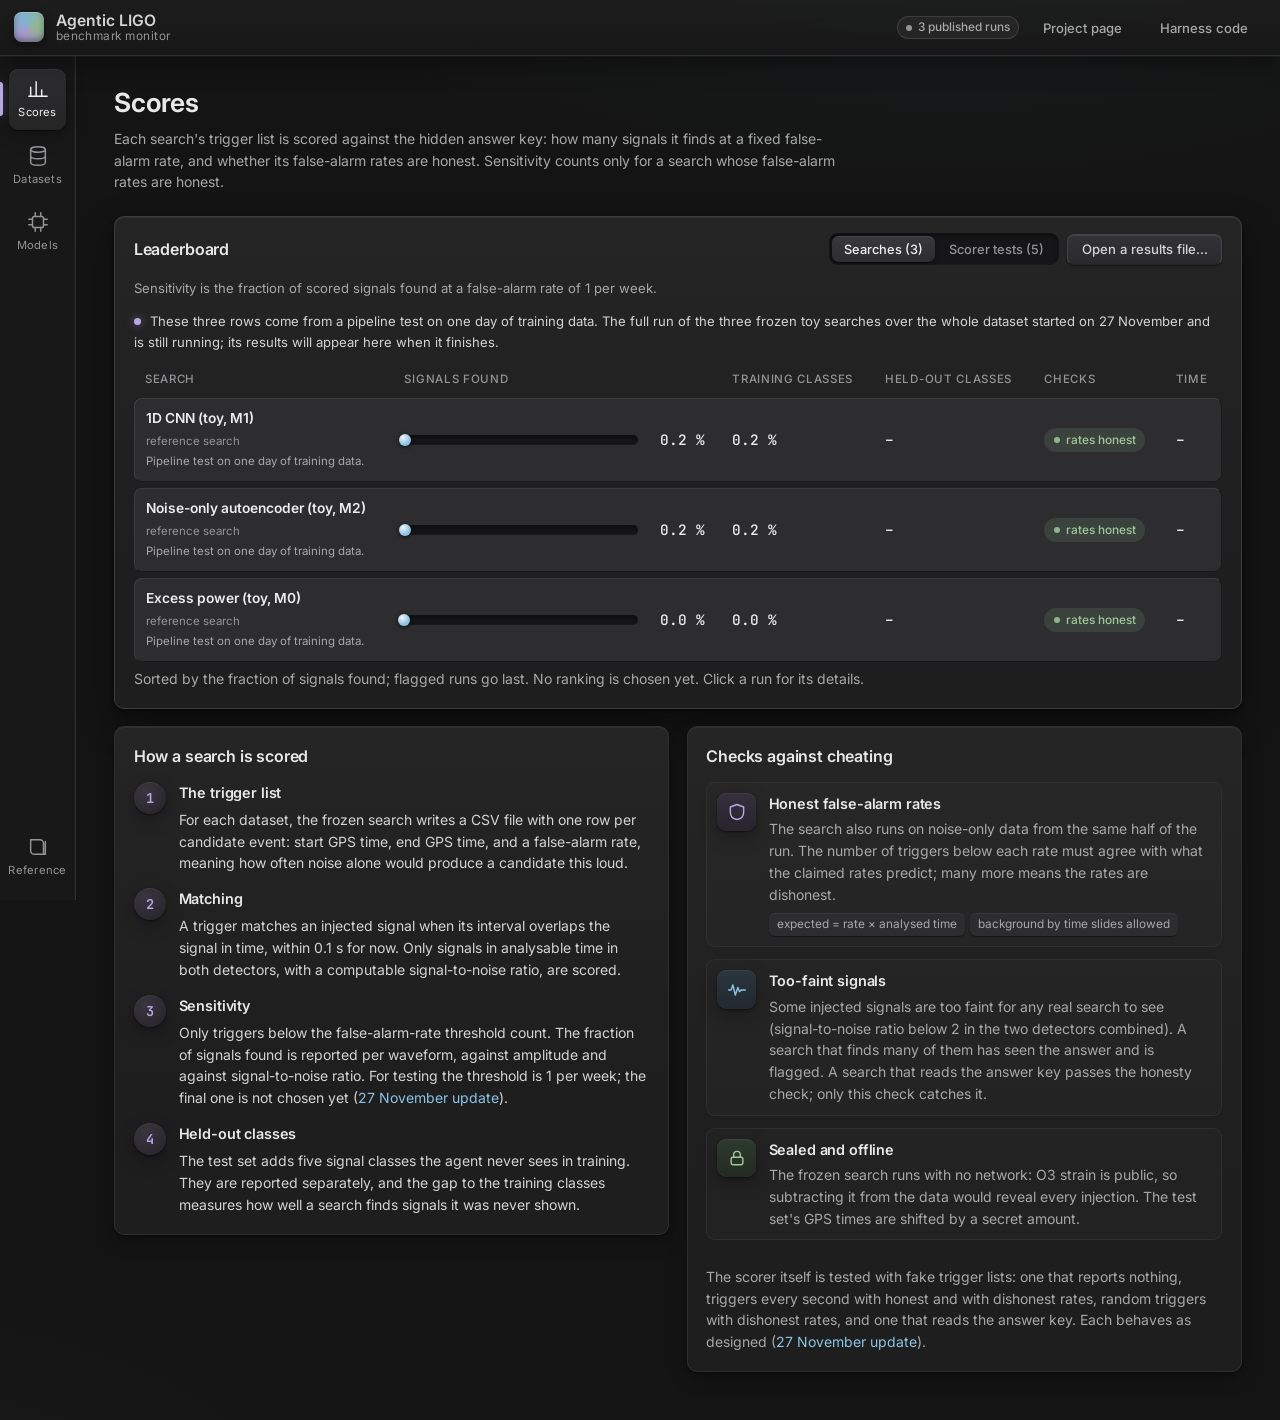
<file: index.html>
<!DOCTYPE html>
<html lang="en">
<head>
  <meta charset="utf-8">
  <meta name="viewport" content="width=device-width, initial-scale=1">
  <title>Agentic LIGO · benchmark monitor</title>
  <meta name="description" content="The LIGO burst-search benchmark at a glance: its data, the searches and agents that run on it, and how a search is scored, including the checks against cheating.">
  <link rel="canonical" href="https://kyoon-mit.github.io/agentic-ligo/">
  <link rel="preconnect" href="https://fonts.googleapis.com">
  <link rel="preconnect" href="https://fonts.gstatic.com" crossorigin>
  <link rel="stylesheet" href="https://fonts.googleapis.com/css2?family=Inter:wght@400;500;600;700&family=JetBrains+Mono:wght@400;500;600&display=swap">
  <link rel="stylesheet" href="monitor.css">
</head>
<body>
<a class="skip" href="#view">Skip to content</a>
<div class="app" id="app" data-runs="runs.json">

  <header class="top">
    <a class="brand" href="#scores" aria-label="Benchmark monitor, scores">
      <span class="brand__mark" aria-hidden="true"></span>
      <span class="brand__text"><b>Agentic LIGO</b><small>benchmark monitor</small></span>
    </a>
    <div class="top__right">
      <span class="pill pill--quiet" id="status">no published runs</span>
      <a class="btn btn--ghost" href="https://kyoon-mit.github.io/projects/agentic-ligo/">Project page</a>
      <a class="btn btn--ghost btn--wide" href="https://github.com/kyoon-mit/agentic-ligo/tree/ligo-benchmarks">Harness code</a>
    </div>
  </header>

  <nav class="rail" aria-label="Views">
    <a class="rail__item" href="#scores" data-view="scores">
      <svg viewBox="0 0 24 24" aria-hidden="true"><path d="M4 20V10M10 20V4M16 20v-7M22 20H2" /></svg><span>Scores</span></a>
    <a class="rail__item" href="#datasets" data-view="datasets">
      <svg viewBox="0 0 24 24" aria-hidden="true"><ellipse cx="12" cy="5" rx="8" ry="3" /><path d="M4 5v14c0 1.7 3.6 3 8 3s8-1.3 8-3V5M4 12c0 1.7 3.6 3 8 3s8-1.3 8-3" /></svg><span>Datasets</span></a>
    <a class="rail__item" href="#models" data-view="models">
      <svg viewBox="0 0 24 24" aria-hidden="true"><rect x="6" y="6" width="12" height="12" rx="2" /><path d="M9 2v4M15 2v4M9 18v4M15 18v4M2 9h4M2 15h4M18 9h4M18 15h4" /></svg><span>Models</span></a>
    <a class="rail__item rail__item--end" href="#reference" data-view="reference">
      <svg viewBox="0 0 24 24" aria-hidden="true"><path d="M4 4h10a4 4 0 0 1 4 4v12H8a4 4 0 0 1-4-4z M18 20h2V6" /></svg><span>Reference</span></a>
  </nav>

  <main class="view" id="view" tabindex="-1">

    <!-- ================================================================ SCORES -->
    <section class="page" data-page="scores" aria-labelledby="h-scores">
      <header class="page__head">
        <h1 id="h-scores">Scores</h1>
        <p>Each search's trigger list is scored against the hidden answer key: how many signals it finds at a fixed false-alarm rate, and whether its false-alarm rates are honest. Sensitivity counts only for a search whose false-alarm rates are honest.</p>
      </header>

      <div class="card card--raised">
        <div class="card__head">
          <h2>Leaderboard</h2>
          <div class="card__tools">
            <div class="seg" id="b-kind" role="group" aria-label="Runs shown"></div>
            <div class="seg" id="b-split" role="group" aria-label="Data split"></div>
            <button type="button" class="btn" id="b-open">Open a results file…</button>
            <input type="file" id="b-file" accept=".json,application/json" hidden>
          </div>
        </div>
        <p class="note" id="b-thr"></p>
        <p class="note note--status" id="b-status"></p>
        <p class="note" id="b-src" aria-live="polite"></p>
        <p class="note note--bad" id="b-err" role="alert"></p>
        <div id="b-board"></div>
      </div>

      <div class="grid grid--2">
        <div class="card">
          <div class="card__head"><h2>How a search is scored</h2></div>
          <ol class="steps">
            <li class="step">
              <span class="step__n">1</span>
              <div><h3>The trigger list</h3>
                <p>For each dataset, the frozen search writes a CSV file with one row per candidate event: start GPS time, end GPS time, and a false-alarm rate, meaning how often noise alone would produce a candidate this loud.</p></div>
            </li>
            <li class="step">
              <span class="step__n">2</span>
              <div><h3>Matching</h3>
                <p>A trigger matches an injected signal when its interval overlaps the signal in time, within 0.1 s for now. Only signals in analysable time in both detectors, with a computable signal-to-noise ratio, are scored.</p></div>
            </li>
            <li class="step">
              <span class="step__n">3</span>
              <div><h3>Sensitivity</h3>
                <p>Only triggers below the false-alarm-rate threshold count. The fraction of signals found is reported per waveform, against amplitude and against signal-to-noise ratio. For testing the threshold is 1 per week; the final one is not chosen yet (<a href="https://kyoon-mit.github.io/projects/agentic-ligo/updates/2026-11-27-toy-searches/">27 November update</a>).</p></div>
            </li>
            <li class="step">
              <span class="step__n">4</span>
              <div><h3>Held-out classes</h3>
                <p>The test set adds five signal classes the agent never sees in training. They are reported separately, and the gap to the training classes measures how well a search finds signals it was never shown.</p></div>
            </li>
          </ol>
        </div>

        <div class="card">
          <div class="card__head"><h2>Checks against cheating</h2></div>
          <ul class="checks">
            <li class="check">
              <span class="check__icon check__icon--lav" aria-hidden="true"><svg viewBox="0 0 24 24"><path d="M12 3 4 6v6c0 5 3.4 8.4 8 9 4.6-.6 8-4 8-9V6z" /></svg></span>
              <div><h3>Honest false-alarm rates</h3>
                <p>The search also runs on noise-only data from the same half of the run. The number of triggers below each rate must agree with what the claimed rates predict; many more means the rates are dishonest.</p>
                <ul class="tags"><li>expected = rate × analysed time</li><li>background by time slides allowed</li></ul></div>
            </li>
            <li class="check">
              <span class="check__icon check__icon--sky" aria-hidden="true"><svg viewBox="0 0 24 24"><path d="M2 12h3l2-6 3 12 3-9 2 5 2-2h5" /></svg></span>
              <div><h3>Too-faint signals</h3>
                <p>Some injected signals are too faint for any real search to see (signal-to-noise ratio below 2 in the two detectors combined). A search that finds many of them has seen the answer and is flagged. A search that reads the answer key passes the honesty check; only this check catches it.</p></div>
            </li>
            <li class="check">
              <span class="check__icon check__icon--sage" aria-hidden="true"><svg viewBox="0 0 24 24"><rect x="5" y="11" width="14" height="9" rx="2" /><path d="M8 11V8a4 4 0 0 1 8 0v3" /></svg></span>
              <div><h3>Sealed and offline</h3>
                <p>The frozen search runs with no network: O3 strain is public, so subtracting it from the data would reveal every injection. The test set's GPS times are shifted by a secret amount.</p></div>
            </li>
          </ul>
          <p class="muted" style="margin-top:.8rem">The scorer itself is tested with fake trigger lists: one that reports nothing, triggers every second with honest and with dishonest rates, random triggers with dishonest rates, and one that reads the answer key. Each behaves as designed (<a href="https://kyoon-mit.github.io/projects/agentic-ligo/updates/2026-11-27-first-scoring-run/">27 November update</a>).</p>
        </div>
      </div>
    </section>

    <!-- ================================================================ DATASETS -->
    <section class="page" data-page="datasets" aria-labelledby="h-datasets" hidden>
      <header class="page__head">
        <h1 id="h-datasets">Datasets</h1>
        <p>Real LIGO strain from the third observing run (O3), with simulated short bursts added. The agent builds its search on documented training data; the frozen search then runs on a sealed test set whose signals are hidden.</p>
      </header>
      <div class="filterbar">
        <div class="seg" id="d-filter" role="group" aria-label="Show">
          <button type="button" data-kind="all" aria-pressed="true">All</button>
          <button type="button" data-kind="data" aria-pressed="false">Data</button>
          <button type="button" data-kind="signals" aria-pressed="false">Signals</button>
        </div>
      </div>
      <div class="grid grid--cards" id="d-grid"></div>
      <div class="card">
        <div class="card__head"><h2>Across all sets</h2></div>
        <dl class="facts">
          <div><dt>Detectors</dt><dd>Hanford and Livingston, at 16,384 Hz.</dd></div>
          <div><dt>Signals</dt><dd>Simulated short bursts, under 10 s, added to the strain.</dd></div>
          <div><dt>Noise conditions</dt><dd>The injection and noise sets alternate in blocks of about one day from the same run. They see the same noise conditions but share no data.</dd></div>
          <div><dt>No real events</dt><dd>One detector's data is shifted in time against the other's, so only the injected signals line up between the detectors.</dd></div>
          <div><dt>Hosting</dt><dd>Not on Hugging Face; where the benchmark will host the data is not decided yet.</dd></div>
        </dl>
      </div>
    </section>

    <!-- ================================================================ MODELS -->
    <section class="page" data-page="models" aria-labelledby="h-models" hidden>
      <header class="page__head">
        <h1 id="h-models">Searches and agents</h1>
        <p>Simple, honest reference searches will set the bar; agents build their own searches through command-line coding tools. No agent has been run on the LIGO benchmark yet.</p>
      </header>

      <h2 class="section-title">Reference searches</h2>
      <div class="grid grid--cards" id="m-search"></div>
      <div class="card">
        <div class="card__head"><h2>Where they stand</h2></div>
        <dl class="facts">
          <div><dt>Purpose</dt><dd>Deliberately crude toys, frozen to test the pipeline. They are not baselines; a real baseline is still to come.</dd></div>
          <div><dt>First test</dt><dd>On one day of training data all three ran end to end: detector coincidence, a background from about a year of time slides, and scoring. Their false-alarm rates were honest on held-out noise, and their sensitivity is near zero, as expected for toys.</dd></div>
          <div><dt>Full run</dt><dd>Over the whole dataset, on a single GPU: started 27 November 2026, expected to take about a day.</dd></div>
        </dl>
        <p class="muted" style="margin-top:.6rem">From the <a href="https://kyoon-mit.github.io/projects/agentic-ligo/updates/2026-11-27-toy-searches/">27 November update</a>.</p>
      </div>

      <h2 class="section-title">Harnesses</h2>
      <div class="grid grid--cards" id="m-harness"></div>
      <p class="muted">The run record also recognizes Vibe, which has no run script.</p>

      <div class="grid grid--2">
        <div class="card">
          <div class="card__head"><h2>Where an agent runs</h2></div>
          <dl class="facts">
            <div><dt>Agent session</dt><dd>A sandbox (bubblewrap) with its own empty home folder and caches, and with the evaluator's files hidden.</dd></div>
            <div><dt>Time budget</dt><dd>2 hours by default in the harness; stopped when it runs out. An interrupted session can resume with the time it has left.</dd></div>
            <div><dt>Frozen search</dt><dd>Runs in a sandbox with the network blocked and the sealed answer key not mounted.</dd></div>
          </dl>
        </div>
        <div class="card">
          <div class="card__head"><h2>Per session</h2></div>
          <dl class="facts">
            <div><dt>Model</dt><dd>The model and its reasoning effort are set for each session.</dd></div>
            <div><dt>Login</dt><dd>Each coding tool runs with the operator's own login.</dd></div>
            <div><dt>Prompts</dt><dd>The LIGO prompts are not written yet.</dd></div>
          </dl>
        </div>
      </div>

      <div class="card">
        <div class="card__head"><h2>Recorded for each session</h2></div>
        <div class="table-wrap"><table class="table">
          <thead><tr><th>Field</th><th>Content</th></tr></thead>
          <tbody>
            <tr><td>Harness, model, effort</td><td>As requested for the session.</td></tr>
            <tr><td>Prompt, bundle, suite</td><td>The prompt given, the participant bundle, and the sealed suite the search is evaluated on.</td></tr>
            <tr><td>Budget</td><td>The session's whole time budget, in seconds.</td></tr>
            <tr><td>Segments</td><td>For each stretch of work: start and end times, its budget, and its exit code (124 means stopped at the budget).</td></tr>
            <tr><td>Harness version</td><td>The version of the coding tool.</td></tr>
            <tr><td>As run</td><td>What the coding tool itself reports ran: the model, its version and the session id.</td></tr>
            <tr><td>Refusal</td><td>Why a session was refused before it started, for example a login that would expire before the budget ends.</td></tr>
          </tbody>
        </table></div>
        <p class="muted">Wall time is the sum of the segments' durations, with gaps between them not counted. Tokens and cost are not recorded.</p>
      </div>
    </section>

    <!-- ================================================================ REFERENCE -->
    <section class="page" data-page="reference" aria-labelledby="h-reference" hidden>
      <header class="page__head">
        <h1 id="h-reference">Reference</h1>
        <p>A summary of the LIGO benchmark, from the design draft, the project updates and the harness repository. <a href="https://kyoon-mit.github.io/projects/agentic-ligo/">Project page</a> · <a href="https://github.com/kyoon-mit/agentic-ligo/tree/ligo-benchmarks">Harness code</a></p>
      </header>
      <div class="card">
        <div class="tabs" role="tablist" aria-label="Reference sections">
          <button type="button" role="tab" class="tab" aria-selected="true" aria-controls="r-how" id="t-how">How it works</button>
          <button type="button" role="tab" class="tab" aria-selected="false" aria-controls="r-scoring" id="t-scoring" tabindex="-1">Scoring</button>
          <button type="button" role="tab" class="tab" aria-selected="false" aria-controls="r-tasks" id="t-tasks" tabindex="-1">Data</button>
          <button type="button" role="tab" class="tab" aria-selected="false" aria-controls="r-agents" id="t-agents" tabindex="-1">Agents</button>
          <button type="button" role="tab" class="tab" aria-selected="false" aria-controls="r-results" id="t-results" tabindex="-1">Results</button>
        </div>
        <div class="tabpanel prose" role="tabpanel" id="r-how" aria-labelledby="t-how"><h2>How it works</h2>
<ul>
<li>An AI agent builds a gravitational-wave burst search on documented training data, where it can see where the signals are.</li>
<li>Its search is a folder with a script, <code>run.sh &lt;dataset&gt; &lt;out&gt;</code>, that writes a trigger list. The search is then frozen and run, unchanged and offline, on a sealed test set whose signals are hidden.</li>
<li>Each trigger list is scored against the hidden answer key:
<ul>
<li>how many signals the search finds at a fixed false-alarm rate;</li>
<li>whether its false-alarm rates are honest;</li>
<li>how well it finds signal classes it never saw in training;</li>
<li>whether it found signals that no real search could see.</li>
</ul>
</li>
<li>The design follows the group's high energy physics benchmark, <a href="https://github.com/hep-ex-bench/hep-ex-bench">HEP-Ex-Bench</a>, and runs in the same harness.</li>
<li><strong>Status:</strong> a first scorer runs on the training data. The task is not yet in the benchmark, and no agent has been run on it.</li>
</ul>
</div>
        <div class="tabpanel prose" role="tabpanel" id="r-scoring" aria-labelledby="t-scoring" hidden><h2>How a search is scored</h2>
<h3>What the search hands in</h3>
<p>For each dataset, a CSV file with one row per candidate event:</p>
<table>
<thead>
<tr>
<th>Column</th>
<th>Content</th>
</tr>
</thead>
<tbody>
<tr>
<td>1</td>
<td>Start GPS time, in seconds</td>
</tr>
<tr>
<td>2</td>
<td>End GPS time, in seconds</td>
</tr>
<tr>
<td>3</td>
<td>False-alarm rate, in Hz: how often noise alone would produce a candidate this loud</td>
</tr>
</tbody>
</table>
<p>Sky position (right ascension and declination) may be added later as two more columns.</p>
<h3>Matching triggers to signals</h3>
<ul>
<li>A trigger matches an injected signal when its start-to-end interval overlaps the signal in time, within a tolerance. The tolerance is 0.1 s for now; the final value will be fixed before any results are seen.</li>
<li>Only signals that lie in analysable time in both detectors, with a computable signal-to-noise ratio, are scored.</li>
<li>A trigger that matches a signal that is not scored is dropped. It counts neither as found nor as a false alarm.</li>
<li>Waveforms with known defects in the injected data are left out of every metric.</li>
</ul>
<h3>Sensitivity at a fixed false-alarm rate</h3>
<ul>
<li>Only triggers with a false-alarm rate below the threshold count. A signal is found if such a trigger matches it.</li>
<li>The fraction found is reported per waveform, against the signal's amplitude (hrss) and against its signal-to-noise ratio in the two detectors combined.</li>
<li>Classes are compared at a fixed signal-to-noise ratio, since some were injected louder than others.</li>
<li>For testing, the main threshold is 1 per week. The final threshold is not chosen yet.</li>
</ul>
<h3>Honest false-alarm rates</h3>
<ul>
<li>The search also runs on noise-only data from the same half of the run.</li>
<li>On that data, the number of triggers below each false-alarm rate must agree with what the claimed rates predict (rate × analysed time). Many more than predicted means the claimed rates are dishonest.</li>
<li>A search may estimate its background by time slides: shifting one detector's data against the other's, so that any coincidence comes from noise alone.</li>
<li>Sensitivity counts only for a search whose false-alarm rates are honest.</li>
</ul>
<h3>Generalization</h3>
<ul>
<li>The training signal classes and the held-out classes are reported separately.</li>
<li>The gap between the two measures how well the search finds signals it was never shown.</li>
</ul>
<h3>Too-faint signals</h3>
<ul>
<li>Some injected signals are too faint for any real search to see (signal-to-noise ratio below 2 in the two detectors combined).</li>
<li>A search that finds many of them has seen the answer, for example by subtracting the public LIGO data, and is flagged.</li>
<li>A search that reads the answer key passes the honesty check, because it reports nothing on noise. Only this check catches it.</li>
</ul>
<h3>Testing the scorer</h3>
<p>The scorer is tested with fake trigger lists:</p>
<ul>
<li>one that reports nothing;</li>
<li>triggers every second, with honest rates and with dishonest ones;</li>
<li>random triggers with dishonest rates;</li>
<li>one that reads the answer key.</li>
</ul>
<p>Each behaves as designed: the dishonest lists fail the honesty check, and the list that reads the answer key is caught by the too-faint check (<a href="https://kyoon-mit.github.io/projects/agentic-ligo/updates/2026-11-27-first-scoring-run/">27 November update</a>).</p>
<h3>Not decided yet</h3>
<ul>
<li>the final false-alarm-rate threshold and the final matching tolerance (1 per week and 0.1 s for testing);</li>
<li>whether the search also hands in the list of time it analysed;</li>
<li>a single combined score, and how runs are ranked;</li>
<li>how the test set is cut into sealed pieces;</li>
<li>later: the probability that a candidate is a real signal, and latency.</li>
</ul>
</div>
        <div class="tabpanel prose" role="tabpanel" id="r-tasks" aria-labelledby="t-tasks" hidden><h2>The data</h2>
<ul>
<li><strong>Detectors:</strong> real LIGO strain from the third observing run (O3), from Hanford and Livingston, at 16,384 Hz.</li>
<li><strong>Signals:</strong> simulated short bursts (under 10 s) added to the strain.</li>
<li><strong>Training data:</strong> from the first half of the run (O3a). One set has injected signals and one has noise only. Where every signal is, and what it is, is documented.</li>
<li><strong>Test data, sealed:</strong> from the second half (O3b), with the same two parts. The signals are hidden.</li>
<li><strong>Noise conditions:</strong> the injection and noise sets alternate in blocks of about one day from the same run. They see the same noise conditions but share no data.</li>
<li><strong>No real events:</strong> one detector's data is shifted in time against the other's, so only the injected signals line up between the detectors.</li>
<li><strong>Training signals, 39 waveforms:</strong>
<ul>
<li>19 sine-Gaussians: a sine wave under a bell-shaped envelope;</li>
<li>16 white-noise bursts: a short burst of random noise in a frequency band;</li>
<li>4 binary black hole mergers on circular orbits.</li>
</ul>
</li>
<li><strong>Test signals:</strong> the same 39, plus five classes the agent never sees in training.</li>
<li><strong>Against gaming:</strong>
<ul>
<li>the test set's GPS times are shifted by a secret amount;</li>
<li>the search runs with no network. O3 strain is public, so subtracting it from the data would reveal every injection.</li>
</ul>
</li>
<li><strong>Hosting:</strong> the data is not on Hugging Face, and where the benchmark will host it is not decided yet.</li>
</ul>
<h2>Reference searches</h2>
<ul>
<li>Simple, honest searches will set the bar for the agents.</li>
<li>Three deliberately crude toy searches are frozen to test the pipeline: an excess-power search, a small one-dimensional convolutional network on whitened 1 s windows, and an autoencoder trained on noise only.</li>
<li>On one day of training data all three ran end to end, with background from time slides. Their false-alarm rates were honest on held-out noise, and they found almost nothing, as expected for toys. They are not baselines; a real baseline is still to come.</li>
</ul>
<p>Draft design: <a href="https://github.com/kyoon-mit/agentic-ligo/blob/ligo-benchmarks/docs/LIGO_BENCHMARKS_DESIGN.md">design note</a>.</p>
</div>
        <div class="tabpanel prose" role="tabpanel" id="r-agents" aria-labelledby="t-agents" hidden><h2>Agents</h2>
<p>LIGO agents will run through the same harness as HEP-Ex-Bench.</p>
<ul>
<li><strong>Coding tools:</strong>
<ul>
<li>Claude Code, Codex and opencode each have a run script, and each runs with the operator's own login;</li>
<li>the run record also recognizes Vibe.</li>
</ul>
</li>
<li><strong>Models:</strong> the model and its reasoning effort are set for each session.</li>
<li><strong>Prompts:</strong> the LIGO prompts are not written yet.</li>
<li><strong>The session:</strong>
<ul>
<li>It runs in a sandbox (bubblewrap) with its own empty home folder and caches, and with the evaluator's files hidden.</li>
<li>It has a time budget, 2 hours by default in the harness, and is stopped when the budget runs out.</li>
<li>An interrupted session can resume with the time it has left.</li>
</ul>
</li>
<li><strong>The frozen search</strong> runs in a sandbox with the network blocked and the sealed answer key not mounted.</li>
</ul>
<h3>What is recorded for each session</h3>
<table>
<thead>
<tr>
<th>Field</th>
<th>Content</th>
</tr>
</thead>
<tbody>
<tr>
<td>Harness, model, effort</td>
<td>As requested for the session.</td>
</tr>
<tr>
<td>Prompt, bundle, suite</td>
<td>The prompt given, the participant bundle, and the sealed suite the search is evaluated on.</td>
</tr>
<tr>
<td>Budget</td>
<td>The session's whole time budget, in seconds.</td>
</tr>
<tr>
<td>Segments</td>
<td>For each stretch of work: start and end times, its budget, and its exit code (124 means stopped at the budget).</td>
</tr>
<tr>
<td>Harness version</td>
<td>The version of the coding tool.</td>
</tr>
<tr>
<td>As run</td>
<td>What the coding tool itself reports ran: the model, its version and the session id.</td>
</tr>
<tr>
<td>Refusal</td>
<td>Why a session was refused before it started, for example a login that would expire before the budget ends.</td>
</tr>
</tbody>
</table>
<ul>
<li>Wall time is the sum of the segments' durations, with gaps between them not counted.</li>
<li>Tokens and cost are not recorded.</li>
</ul>
</div>
        <div class="tabpanel prose" role="tabpanel" id="r-results" aria-labelledby="t-results" hidden><h2>Results</h2>
<ul>
<li>No agent has been run on the LIGO benchmark yet.</li>
<li>The first scoring runs (27 November 2026) tested the scorer on the training data with fake trigger lists (<a href="https://kyoon-mit.github.io/projects/agentic-ligo/updates/2026-11-27-first-scoring-run/">update</a>), and ran three toy searches end to end on one day of training data (<a href="https://kyoon-mit.github.io/projects/agentic-ligo/updates/2026-11-27-toy-searches/">update</a>). A full run over the whole dataset has started.</li>
<li>Agent results will appear here once they are published.</li>
</ul>
</div>
        <div class="sources"><p><em>Sources: the LIGO <a href="https://github.com/kyoon-mit/agentic-ligo/blob/ligo-benchmarks/docs/LIGO_BENCHMARKS_DESIGN.md">design note</a>; the updates of <a href="https://kyoon-mit.github.io/projects/agentic-ligo/updates/2026-11-16-trigger-list/">16 November</a> and 27 November 2026 (<a href="https://kyoon-mit.github.io/projects/agentic-ligo/updates/2026-11-27-first-scoring-run/">scorer</a>, <a href="https://kyoon-mit.github.io/projects/agentic-ligo/updates/2026-11-27-toy-searches/">toy searches</a>); for the harness, <a href="https://github.com/kyoon-mit/agentic-ligo/tree/9f26b70">kyoon-mit/agentic-ligo at 9f26b70</a> (<a href="https://github.com/kyoon-mit/agentic-ligo/blob/9f26b70/docs/ISOLATION.md">ISOLATION.md</a>, <a href="https://github.com/kyoon-mit/agentic-ligo/blob/9f26b70/scripts/fleet/agent_run_record.py">agent_run_record.py</a>).</em></p>
</div>
      </div>
    </section>

  </main>

  <div class="drawer" id="drawer" hidden>
    <div class="drawer__scrim" data-close></div>
    <aside class="drawer__panel" role="dialog" aria-modal="true" aria-labelledby="drawer-title">
      <button type="button" class="drawer__x btn btn--icon" data-close aria-label="Close">✕</button>
      <div id="drawer-body"></div>
    </aside>
  </div>
</div>
<script src="monitor.js"></script>
</body>
</html>
</file>
<file: monitor.css>
/* Agentic LIGO benchmark monitor. Near-black surfaces in layers (as in VS Code's dark
   themes), muted accents, and depth from light-from-above highlights and soft shadows. */

:root {
  color-scheme: dark;
  --bg:        #141414;
  --rail:      #181818;
  --surface:   #1e1e1e;
  --surface-2: #252526;
  --surface-3: #2d2d30;
  --line:      #2f2f33;
  --line-2:    #3c3c41;
  --text:      #d4d4d4;
  --text-2:    #a8a8a8;
  --text-3:    #949498;

  --sage:   #9fc99a;
  --sky:    #8cc4e6;
  --lav:    #b9a7e3;
  --olive:  #b5bd7a;
  --rose:   #d79c9c;

  --sage-wash: rgba(159, 201, 154, .12);
  --sky-wash:  rgba(140, 196, 230, .12);
  --lav-wash:  rgba(185, 167, 227, .13);
  --olive-wash: rgba(181, 189, 122, .12);
  --rose-wash: rgba(215, 156, 156, .12);

  /* depth: a light edge on top, a soft drop below */
  --hi: inset 0 1px 0 rgba(255, 255, 255, .055);
  --lift-1: var(--hi), 0 1px 2px rgba(0, 0, 0, .5), 0 6px 18px rgba(0, 0, 0, .28);
  --lift-2: var(--hi), 0 2px 4px rgba(0, 0, 0, .55), 0 14px 34px rgba(0, 0, 0, .42);
  --press: inset 0 2px 4px rgba(0, 0, 0, .55), inset 0 0 0 1px rgba(255, 255, 255, .03);

  --r: 10px;
  --font: "Inter", system-ui, -apple-system, "Segoe UI", sans-serif;
  --mono: "JetBrains Mono", ui-monospace, Menlo, Consolas, monospace;
}

*, *::before, *::after { box-sizing: border-box; }
html, body { margin: 0; }
html { scroll-padding-top: 72px; }
body {
  font: 14px/1.55 var(--font);
  color: var(--text);
  background:
    radial-gradient(1200px 600px at 75% -10%, rgba(140, 196, 230, .05), transparent 60%),
    radial-gradient(900px 500px at -10% 110%, rgba(185, 167, 227, .045), transparent 60%),
    var(--bg);
  min-height: 100vh;
  -webkit-font-smoothing: antialiased;
}
h1, h2, h3 { margin: 0; color: #e8e8e8; letter-spacing: -.01em; }
p { margin: 0; }
a { color: var(--sky); text-decoration: none; }
a:hover { text-decoration: underline; }
[hidden] { display: none !important; }
.skip { position: absolute; left: -999px; top: 0; }
.skip:focus { left: 1rem; top: .5rem; z-index: 100; background: var(--surface-3); padding: .4rem .8rem; border-radius: 6px; }
:focus-visible { outline: 2px solid var(--sky); outline-offset: 2px; }
.muted { color: var(--text-2); }

/* --- shell ------------------------------------------------------------------ */
.app { display: grid; grid-template-columns: 76px 1fr; grid-template-rows: 56px 1fr; min-height: 100vh; }
.top {
  grid-column: 1 / -1; position: sticky; top: 0; z-index: 30;
  display: flex; align-items: center; gap: 1rem; padding: 0 1.1rem 0 .9rem;
  background: linear-gradient(180deg, rgba(30, 30, 30, .92), rgba(24, 24, 24, .92));
  backdrop-filter: blur(10px);
  border-bottom: 1px solid var(--line);
  box-shadow: 0 1px 0 rgba(255, 255, 255, .03), 0 8px 24px rgba(0, 0, 0, .35);
}
.brand { display: flex; align-items: center; gap: .7rem; color: var(--text); }
.brand:hover { text-decoration: none; }
.brand__mark {
  width: 30px; height: 30px; border-radius: 8px;
  background: conic-gradient(from 210deg, var(--lav), var(--sky), var(--sage), var(--lav));
  box-shadow: inset 0 1px 0 rgba(255, 255, 255, .35), inset 0 -3px 6px rgba(0, 0, 0, .35), 0 3px 10px rgba(0, 0, 0, .5);
  opacity: .9;
}
.brand__text { display: flex; flex-direction: column; line-height: 1.1; }
.brand__text b { font-weight: 600; font-size: .98rem; }
.brand__text small { color: var(--text-3); font-size: .74rem; letter-spacing: .04em; }
.top__right { margin-left: auto; display: flex; align-items: center; gap: .55rem; }

.rail {
  grid-row: 2; position: sticky; top: 56px; height: calc(100vh - 56px);
  display: flex; flex-direction: column; gap: .35rem; padding: .8rem .55rem;
  background: var(--rail); border-right: 1px solid var(--line);
  box-shadow: inset -1px 0 0 rgba(255, 255, 255, .02);
}
.rail__item {
  display: flex; flex-direction: column; align-items: center; gap: .25rem; padding: .6rem .2rem .5rem;
  border-radius: 9px; color: var(--text-3); font-size: .7rem; letter-spacing: .02em; position: relative;
  transition: color .15s, background .15s, box-shadow .15s;
}
.rail__item:hover { color: var(--text); background: var(--surface); text-decoration: none; }
.rail__item svg { width: 22px; height: 22px; fill: none; stroke: currentColor; stroke-width: 1.6; stroke-linecap: round; stroke-linejoin: round; }
.rail__item[aria-current=page] { color: #f0f0f0; background: linear-gradient(180deg, var(--surface-3), var(--surface-2)); box-shadow: var(--lift-1); }
.rail__item[aria-current=page]::before {
  content: ""; position: absolute; left: -.55rem; top: 22%; bottom: 22%; width: 3px; border-radius: 0 3px 3px 0;
  background: var(--lav); box-shadow: 0 0 10px rgba(185, 167, 227, .45);
}
.rail__item--end { margin-top: auto; }

.view { grid-row: 2; grid-column: 2; padding: 1.6rem clamp(1rem, 3vw, 2.4rem) 3rem; min-width: 0; outline: none; }
.page { max-width: 1240px; margin: 0 auto; display: flex; flex-direction: column; gap: 1.1rem; animation: rise .25s ease-out; }
@keyframes rise { from { opacity: 0; transform: translateY(6px); } }
@media (prefers-reduced-motion: reduce) { .page { animation: none; } }
.page__head { display: flex; flex-direction: column; gap: .35rem; margin-bottom: .3rem; }
.page__head h1 { font-size: 1.65rem; font-weight: 650; }
.page__head p { color: var(--text-2); max-width: 46rem; }
.section-title { font-size: .78rem; font-weight: 600; letter-spacing: .08em; text-transform: uppercase; color: var(--text-3); margin-top: .4rem; }

@media (max-width: 760px) {
  .app { grid-template-columns: 1fr; grid-template-rows: 56px auto 1fr; }
  .rail { grid-row: 2; position: sticky; top: 56px; height: auto; flex-direction: row; z-index: 20; padding: .4rem; border-right: 0; border-bottom: 1px solid var(--line); overflow-x: auto; }
  .rail__item { flex: 1; } .rail__item--end { margin-top: 0; }
  .rail__item[aria-current=page]::before { left: 22%; right: 22%; top: auto; bottom: -.4rem; width: auto; height: 3px; border-radius: 3px 3px 0 0; }
  .view { grid-row: 3; grid-column: 1; }
  .top__right .btn--wide { display: none; }
  .top { gap: .6rem; padding: 0 .6rem; }
  html { scroll-padding-top: 140px; }
}

/* --- surfaces ----------------------------------------------------------------- */
.card {
  background: linear-gradient(180deg, var(--surface-2), var(--surface) 70%);
  border: 1px solid var(--line); border-radius: var(--r);
  box-shadow: var(--lift-1);
  padding: 1.05rem 1.15rem 1.15rem;
  display: flex; flex-direction: column; gap: .8rem; min-width: 0;
}
.card--raised { box-shadow: var(--lift-2); border-color: var(--line-2); }
.card__head { display: flex; align-items: center; gap: .8rem; flex-wrap: wrap; }
.card__head h2 { font-size: 1rem; font-weight: 600; }
.card__tools { margin-left: auto; display: flex; align-items: center; gap: .5rem; flex-wrap: wrap; }
.grid { display: grid; gap: 1.1rem; }
.grid--2 { grid-template-columns: repeat(2, minmax(0, 1fr)); align-items: start; }
.grid--cards { grid-template-columns: repeat(auto-fill, minmax(270px, 1fr)); }
@media (max-width: 1000px) { .grid--2 { grid-template-columns: 1fr; } }
.note { font-size: .82rem; color: var(--text-2); display: flex; align-items: center; gap: .6rem; flex-wrap: wrap; }
.note:empty { display: none; }
.note--bad { color: var(--rose); }
.note--status { display: block; color: var(--text); }
.note--status::before { content: ''; display: inline-block; width: 7px; height: 7px; margin-right: .55rem; vertical-align: .08em; border-radius: 50%; background: var(--lav); box-shadow: 0 0 8px rgba(185, 167, 227, .5); }
.who small.who__note { display: block; margin-top: .15rem; color: var(--text-2); }

/* --- controls --------------------------------------------------------------- */
.btn {
  display: inline-flex; align-items: center; gap: .4rem; padding: .42rem .85rem; border-radius: 7px;
  font: 500 .82rem var(--font); color: var(--text); cursor: pointer;
  background: linear-gradient(180deg, #333336, #2a2a2d);
  border: 1px solid #44444a; border-bottom-color: #232326;
  box-shadow: inset 0 1px 0 rgba(255, 255, 255, .08), 0 1px 2px rgba(0, 0, 0, .5);
  transition: background .12s, box-shadow .12s, transform .06s;
}
.btn:hover { background: linear-gradient(180deg, #3a3a3e, #303034); text-decoration: none; }
.btn:active { transform: translateY(1px); box-shadow: var(--press); }
.btn--ghost { background: transparent; border-color: transparent; box-shadow: none; color: var(--text-2); }
.btn--ghost:hover { background: var(--surface-2); color: var(--text); }
.btn--icon { width: 2rem; height: 2rem; padding: 0; justify-content: center; }
.pill { display: inline-flex; align-items: center; gap: .35rem; padding: .16rem .6rem; border-radius: 999px; font-size: .74rem; font-weight: 500; white-space: nowrap; }
.pill::before { content: ""; width: 6px; height: 6px; border-radius: 50%; background: currentColor; opacity: .85; }
.pill--quiet { color: var(--text-2); background: var(--surface-2); box-shadow: inset 0 0 0 1px var(--line-2); }
.pill--sage { color: var(--sage); background: var(--sage-wash); }
.pill--sky { color: var(--sky); background: var(--sky-wash); }
.pill--lav { color: var(--lav); background: var(--lav-wash); }
.pill--olive { color: var(--olive); background: var(--olive-wash); }
.pill--rose { color: var(--rose); background: var(--rose-wash); }

.seg { display: inline-flex; flex-wrap: wrap; padding: 3px; gap: 2px; border-radius: 9px; background: #161618; box-shadow: var(--press); }
.seg:empty { display: none; }
.seg button {
  border: 0; background: transparent; color: var(--text-3); font: 500 .8rem var(--font); padding: .34rem .75rem; border-radius: 7px; cursor: pointer;
}
.seg button:hover { color: var(--text); }
.seg button[aria-pressed=true] { color: #f0f0f0; background: linear-gradient(180deg, #38383c, #2e2e32); box-shadow: inset 0 1px 0 rgba(255, 255, 255, .08), 0 1px 3px rgba(0, 0, 0, .6); }
.filterbar { display: flex; gap: .8rem; flex-wrap: wrap; }

/* --- leaderboard ---------------------------------------------------------------- */
.empty {
  display: grid; place-items: center; text-align: center; gap: .5rem; padding: 2.4rem 1rem;
  border-radius: 9px; background: repeating-linear-gradient(135deg, rgba(255, 255, 255, .035) 0 12px, transparent 12px 24px), #19191b;
  box-shadow: var(--press);
}
.empty__icon { width: 46px; height: 46px; border-radius: 12px; display: grid; place-items: center; background: var(--surface-3); box-shadow: var(--lift-1); color: var(--lav); }
.empty__icon svg { width: 24px; height: 24px; fill: none; stroke: currentColor; stroke-width: 1.6; stroke-linecap: round; }
.empty b { font-size: 1rem; color: #e8e8e8; font-weight: 600; }
.empty p { color: var(--text-2); max-width: 34rem; }
.board { width: 100%; border-collapse: separate; border-spacing: 0 6px; font-size: .86rem; }
.board th { text-align: left; font-weight: 500; font-size: .72rem; letter-spacing: .06em; text-transform: uppercase; color: var(--text-3); padding: 0 .7rem .2rem; }
.board td { padding: .6rem .7rem; background: var(--surface-3); border-top: 1px solid var(--line-2); border-bottom: 1px solid #1a1a1c; vertical-align: middle; }
.board td:first-child { border-radius: 8px 0 0 8px; border-left: 1px solid var(--line-2); }
.board td:last-child { border-radius: 0 8px 8px 0; border-right: 1px solid #1a1a1c; }
.board tbody tr { cursor: pointer; transition: transform .12s, filter .12s; }
.board tbody tr:hover { transform: translateY(-1px); filter: brightness(1.12); }
.board tbody tr:focus-visible { outline: 2px solid var(--sky); outline-offset: -2px; }
.rank { font: 600 .9rem var(--mono); color: var(--text-3); width: 2.5rem; }
.who b { display: block; font-weight: 600; color: #ececec; }
.who small { color: var(--text-3); }
.score { min-width: 15rem; }
.meter { position: relative; height: 10px; border-radius: 6px; background: #161618; box-shadow: var(--press); }
.meter__band { position: absolute; top: 2px; bottom: 2px; border-radius: 4px; background: rgba(140, 196, 230, .28); }
.meter__ref { position: absolute; top: -4px; bottom: -4px; width: 0; border-left: 1px dashed var(--text-3); }
.meter__pt { position: absolute; top: 50%; width: 12px; height: 12px; margin: -6px 0 0 -6px; border-radius: 50%; background: radial-gradient(circle at 35% 30%, #f4f4f4, var(--sky) 60%); box-shadow: 0 1px 4px rgba(0, 0, 0, .7); }
.num { font: 500 .9rem var(--mono); color: #ececec; white-space: nowrap; }
.num small { color: var(--text-3); font-size: .74rem; }
.up, .num.up { color: var(--sage); } .down, .num.down { color: var(--rose); }

/* --- scores explainer --------------------------------------------------------- */
.steps { list-style: none; margin: 0; padding: 0; display: flex; flex-direction: column; gap: .9rem; }
.step { display: grid; grid-template-columns: 2rem 1fr; gap: .8rem; }
.step__n {
  width: 2rem; height: 2rem; border-radius: 50%; display: grid; place-items: center;
  font: 600 .85rem var(--mono); color: var(--lav);
  background: radial-gradient(circle at 35% 30%, #3a3640, #242228); box-shadow: var(--lift-1);
}
.step h3 { font-size: .9rem; font-weight: 600; margin-bottom: .3rem; }
.step p + p { margin-top: .4rem; }

.checks { list-style: none; margin: 0; padding: 0; display: flex; flex-direction: column; gap: .75rem; }
.check { display: grid; grid-template-columns: 2.4rem 1fr; gap: .8rem; padding: .7rem; border-radius: 9px; background: rgba(255, 255, 255, .015); box-shadow: inset 0 0 0 1px var(--line); }
.check h3 { font-size: .9rem; font-weight: 600; margin-bottom: .2rem; }
.check p { color: var(--text-2); }
.check__icon { width: 2.4rem; height: 2.4rem; border-radius: 9px; display: grid; place-items: center; box-shadow: var(--lift-1); }
.check__icon svg { width: 20px; height: 20px; fill: none; stroke: currentColor; stroke-width: 1.7; stroke-linecap: round; stroke-linejoin: round; }
.check__icon--lav { color: var(--lav); background: linear-gradient(180deg, #34303d, #27242d); }
.check__icon--sky { color: var(--sky); background: linear-gradient(180deg, #2b3640, #22292f); }
.check__icon--sage { color: var(--sage); background: linear-gradient(180deg, #2e3a2e, #232a23); }
.check__icon--olive { color: var(--olive); background: linear-gradient(180deg, #363829, #2a2b21); }
.tags { list-style: none; margin: .5rem 0 0; padding: 0; display: flex; flex-wrap: wrap; gap: .35rem; }
.tags li, .tags .tag { font-size: .74rem; color: var(--text-2); padding: .14rem .5rem; border-radius: 6px; background: var(--surface-3); box-shadow: inset 0 1px 0 rgba(255, 255, 255, .05), 0 1px 1px rgba(0, 0, 0, .4); }

/* --- dataset and harness cards ----------------------------------------------- */
.tile {
  position: relative; text-align: left; cursor: pointer; font: inherit; color: inherit; width: 100%;
  background: linear-gradient(180deg, var(--surface-2), var(--surface) 75%);
  border: 1px solid var(--line); border-radius: var(--r); padding: 1rem 1.05rem; box-shadow: var(--lift-1);
  display: flex; flex-direction: column; gap: .6rem; transition: transform .15s, box-shadow .15s, border-color .15s;
  overflow: hidden;
}
.tile__desc { color: var(--text-2); font-size: .85rem; }
.tile .tags { margin-top: auto; }
.tile:hover { transform: translateY(-3px); box-shadow: var(--lift-2); border-color: var(--line-2); }
.tile:active { transform: translateY(-1px); }
.tile::after { content: ""; position: absolute; inset: 0 0 auto; height: 3px; border-radius: var(--r) var(--r) 0 0; background: var(--accent, var(--lav)); opacity: .55; }
.tile__top { display: flex; align-items: center; gap: .55rem; }
.tile__icon { width: 34px; height: 34px; border-radius: 9px; display: grid; place-items: center; color: var(--accent, var(--lav)); background: var(--surface-3); box-shadow: var(--lift-1); flex: none; }
.tile__icon svg { width: 18px; height: 18px; fill: none; stroke: currentColor; stroke-width: 1.7; stroke-linecap: round; stroke-linejoin: round; }
.tile__title { display: flex; flex-direction: column; min-width: 0; }
.tile__title b { font-size: .95rem; color: #ececec; font-weight: 600; }
.tile__title code { font: .74rem var(--mono); color: var(--text-3); }
.tile__top .pill { margin-left: auto; }
.tile--static { cursor: default; }
.tile--static:hover { transform: none; box-shadow: var(--lift-1); }

.ladder li:nth-child(2) { margin-left: .9rem; } .ladder li:nth-child(3) { margin-left: 1.8rem; }
.ladder b { color: var(--lav); font-weight: 600; } .ladder b::before { content: counter(lv) "  "; color: var(--text-3); font-family: var(--mono); font-weight: 500; }
.facts { margin: 0; display: grid; gap: .6rem; }
.facts div { display: grid; grid-template-columns: 7.5rem 1fr; gap: .8rem; padding-bottom: .6rem; border-bottom: 1px solid var(--line); }
.facts div:last-child { border-bottom: 0; padding-bottom: 0; }
.facts dt { color: var(--text-3); font-size: .8rem; }
.facts dd { margin: 0; color: var(--text); font-size: .86rem; }

.table-wrap { overflow-x: auto; border-radius: 8px; border: 1px solid var(--line); }
.table-wrap--bare { border: 0; border-radius: 0; }
.table { width: 100%; border-collapse: collapse; font-size: .85rem; }
.table th, .table td { text-align: left; padding: .5rem .75rem; border-bottom: 1px solid var(--line); vertical-align: top; }
.table th { color: var(--text-3); font-weight: 500; font-size: .74rem; letter-spacing: .05em; text-transform: uppercase; background: #1b1b1d; }
.table tr:last-child td { border-bottom: 0; }
.table td:first-child { color: #e6e6e6; white-space: nowrap; }

/* --- drawer -------------------------------------------------------------------- */
.drawer { position: fixed; inset: 0; z-index: 50; }
.drawer__scrim { position: absolute; inset: 0; background: rgba(0, 0, 0, .55); backdrop-filter: blur(2px); animation: fade .2s; }
.drawer__panel {
  position: absolute; top: 0; right: 0; bottom: 0; width: min(520px, 100%); overflow-y: auto;
  background: linear-gradient(180deg, #262628, #1e1e1f); border-left: 1px solid var(--line-2);
  box-shadow: -24px 0 60px rgba(0, 0, 0, .6), inset 1px 0 0 rgba(255, 255, 255, .04);
  padding: 1.4rem 1.4rem 2rem; animation: slide .22s ease-out; display: flex; flex-direction: column; gap: 1rem;
}
.drawer__x { position: sticky; top: 0; align-self: flex-end; margin-bottom: -2.4rem; z-index: 2; }
#drawer-body { display: flex; flex-direction: column; gap: 1rem; }
.drawer__h { font-size: .9rem; margin-bottom: .4rem; }
.drawer h2 { font-size: 1.25rem; padding-right: 2.5rem; }
.drawer .tile__top { padding-right: 2.6rem; }
@keyframes fade { from { opacity: 0; } }
@keyframes slide { from { transform: translateX(30px); opacity: 0; } }
@media (prefers-reduced-motion: reduce) {
  .drawer__scrim, .drawer__panel { animation: none; }
  .tile, .board tbody tr, .btn { transition: none; }
  .tile:hover, .tile:active, .board tbody tr:hover, .btn:active { transform: none; }
}

/* --- reference ------------------------------------------------------------------ */
.tabs { display: flex; flex-wrap: wrap; gap: 2px; padding: 3px; border-radius: 9px; background: #161618; box-shadow: var(--press); align-self: flex-start; }
.tab { border: 0; background: transparent; color: var(--text-3); font: 500 .82rem var(--font); padding: .4rem .8rem; border-radius: 7px; cursor: pointer; }
.tab:hover { color: var(--text); }
.tab[aria-selected=true] { color: #f0f0f0; background: linear-gradient(180deg, #38383c, #2e2e32); box-shadow: inset 0 1px 0 rgba(255, 255, 255, .08), 0 1px 3px rgba(0, 0, 0, .6); }
.prose { max-width: 50rem; color: var(--text); }
.prose > * + * { margin-top: .9rem; }
.prose h3 { font-size: 1rem; margin-top: 1.6rem; }
.prose p, .prose li { color: var(--text-2); }
.prose strong { color: #ececec; }
.prose ul { padding-left: 1.2rem; }
.prose li + li { margin-top: .35rem; }
.prose li > ul { margin-top: .35rem; }
.prose code { font: .82em var(--mono); background: var(--surface-3); padding: .08em .35em; border-radius: 4px; color: #e6e6e6; }
.prose table { width: 100%; border-collapse: collapse; font-size: .84rem; display: block; overflow-x: auto; }
.prose th, .prose td { text-align: left; padding: .45rem .7rem; border-bottom: 1px solid var(--line); vertical-align: top; }
.prose th { color: var(--text-3); font-weight: 500; }
.prose hr { border: 0; border-top: 1px solid var(--line); }
.sources { font-size: .78rem; color: var(--text-3); }
@media (max-width: 420px) { #status, .brand__text small { display: none; } }

/* flagged runs sit below a divider, dimmed */
.board tbody tr.is-flagged td { opacity: .78; }
.board tbody tr.board__sep { cursor: default; }
.board tbody tr.board__sep:hover { transform: none; filter: none; }
.board tbody tr.board__sep td { background: transparent; border: 0; padding: .5rem .2rem .1rem; font-size: .74rem; letter-spacing: .06em; text-transform: uppercase; color: var(--rose); }
</file>
